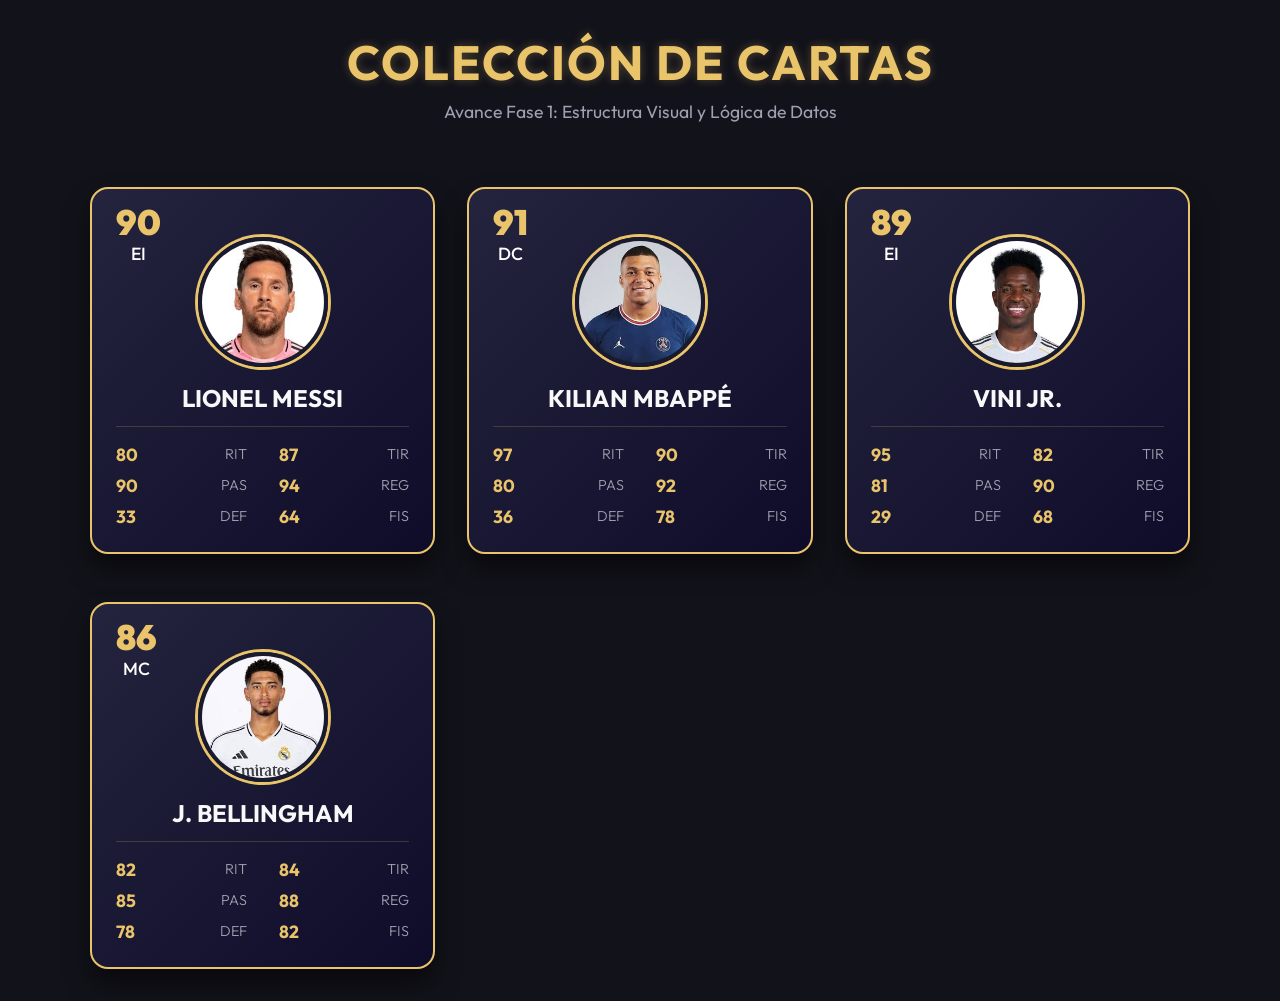
<file: index.html>
<!DOCTYPE html>
<html lang="es">

<head>
    <meta charset="UTF-8">
    <meta name="viewport" content="width=device-width, initial-scale=1.0">
    <title>Ultimate Team Cards - Algoritmos</title>
    <!-- importacion de estilos-->
    <link rel="stylesheet" href="style.css">
</head>

<body>
    <header>
        <h1>Colección de Cartas</h1>
        <p>Avance Fase 1: Estructura Visual y Lógica de Datos</p>
    </header>

    <main>
        <div id="contenedor-cartas">

            <!-- CARTA 1: MESSI -->
            <div class="carta">
                <div class="carta-top">
                    <div class="carta-rating">90</div>
                    <div class="carta-posicion">EI</div>
                </div>
                <div class="carta-imagen">
                    <img src="./img/messi.jpg" alt="Foto de Lionel Messi">
                </div>
                <h3 class="carta-nombre">Lionel Messi</h3>
                <div class="carta-stats">
                    <div class="stat"><span class="val">80</span><span class="lbl">RIT</span></div>
                    <div class="stat"><span class="val">87</span><span class="lbl">TIR</span></div>
                    <div class="stat"><span class="val">90</span><span class="lbl">PAS</span></div>
                    <div class="stat"><span class="val">94</span><span class="lbl">REG</span></div>
                    <div class="stat"><span class="val">33</span><span class="lbl">DEF</span></div>
                    <div class="stat"><span class="val">64</span><span class="lbl">FIS</span></div>
                </div>
            </div>

            <!-- CARTA 2: MBAPPÉ -->
            <div class="carta">
                <div class="carta-top">
                    <div class="carta-rating">91</div>
                    <div class="carta-posicion">DC</div>
                </div>
                <div class="carta-imagen">
                    <img src="./img/Mbappe.jpg" alt="Foto de Kilian Mbappé">
                </div>
                <h3 class="carta-nombre">Kilian Mbappé</h3>
                <div class="carta-stats">
                    <div class="stat"><span class="val">97</span><span class="lbl">RIT</span></div>
                    <div class="stat"><span class="val">90</span><span class="lbl">TIR</span></div>
                    <div class="stat"><span class="val">80</span><span class="lbl">PAS</span></div>
                    <div class="stat"><span class="val">92</span><span class="lbl">REG</span></div>
                    <div class="stat"><span class="val">36</span><span class="lbl">DEF</span></div>
                    <div class="stat"><span class="val">78</span><span class="lbl">FIS</span></div>
                </div>
            </div>

            <!-- CARTA 3: VINI JR -->
            <div class="carta">
                <div class="carta-top">
                    <div class="carta-rating">89</div>
                    <div class="carta-posicion">EI</div>
                </div>
                <div class="carta-imagen">
                    <img src="./img/Vini.jpg" alt="Foto de Vini Jr.">
                </div>
                <h3 class="carta-nombre">Vini Jr.</h3>
                <div class="carta-stats">
                    <div class="stat"><span class="val">95</span><span class="lbl">RIT</span></div>
                    <div class="stat"><span class="val">82</span><span class="lbl">TIR</span></div>
                    <div class="stat"><span class="val">81</span><span class="lbl">PAS</span></div>
                    <div class="stat"><span class="val">90</span><span class="lbl">REG</span></div>
                    <div class="stat"><span class="val">29</span><span class="lbl">DEF</span></div>
                    <div class="stat"><span class="val">68</span><span class="lbl">FIS</span></div>
                </div>
            </div>

            <!-- CARTA 4: BELLINGHAM -->
            <div class="carta">
                <div class="carta-top">
                    <div class="carta-rating">86</div>
                    <div class="carta-posicion">MC</div>
                </div>
                <div class="carta-imagen">
                    <img src="./img/Bellingham.jpg" alt="Foto de J. Bellingham">
                </div>
                <h3 class="carta-nombre">J. Bellingham</h3>
                <div class="carta-stats">
                    <div class="stat"><span class="val">82</span><span class="lbl">RIT</span></div>
                    <div class="stat"><span class="val">84</span><span class="lbl">TIR</span></div>
                    <div class="stat"><span class="val">85</span><span class="lbl">PAS</span></div>
                    <div class="stat"><span class="val">88</span><span class="lbl">REG</span></div>
                    <div class="stat"><span class="val">78</span><span class="lbl">DEF</span></div>
                    <div class="stat"><span class="val">82</span><span class="lbl">FIS</span></div>
                </div>
            </div>

        </div>
    </main>

    <!-- impocion de script -->
    <script src="app.js"></script>
</body>

</html>
</file>
<file: style.css>
/* Importamos una tipografía moderna de Google Fonts */
@import url('https://fonts.googleapis.com/css2?family=Outfit:wght@300;500;700;900&display=swap');

/* Reseteo básico */
* {
    box-sizing: border-box;
    margin: 0;
    padding: 0;
}

body {
    font-family: 'Outfit', sans-serif;
    /* Fondo oscuro y premium para que resalten las cartas */
    background-color: #12121a;
    color: #ffffff;
    min-height: 100vh;
    padding: 2rem;
}

header {
    text-align: center;
    margin-bottom: 4rem;
}

header h1 {
    font-size: 3rem;
    /* Un color dorado estilo Ultimate Team */
    color: #e9c46a;
    text-transform: uppercase;
    letter-spacing: 2px;
    margin-bottom: 0.5rem;
    text-shadow: 0 0 10px rgba(233, 196, 106, 0.3);
}

header p {
    color: #a0a0b0;
    font-size: 1.1rem;
}

/* CSS GRID: La forma más moderna de crear cuadriculas responsivas */
#contenedor-cartas {
    display: grid;
    /* Esto hace que las cartas se organicen solas dependiendo del ancho de la pantalla */
    grid-template-columns: repeat(auto-fit, minmax(260px, 1fr));
    gap: 3rem 2rem;
    max-width: 1100px;
    margin: 0 auto;
}

/* --- DISEÑO DE LA CARTA --- */
.carta {
    /* Gradiente oscuro con bordes dorados */
    background: linear-gradient(135deg, #24243e 0%, #0f0c29 100%);
    border: 2px solid #e9c46a;
    border-radius: 18px;
    padding: 1.5rem;
    box-shadow: 0 15px 25px rgba(0,0,0,0.5);
    transition: transform 0.3s ease, box-shadow 0.3s ease;
    cursor: pointer;
    position: relative;
    overflow: hidden;
}

/* Micro-animación al pasar el mouse (Hover) */
.carta:hover {
    transform: translateY(-12px);
    box-shadow: 0 20px 40px rgba(233, 196, 106, 0.3);
    border-color: #f4d03f;
}

/* Brillo que pasa sobre la carta al hacer hover */
.carta::before {
    content: '';
    position: absolute;
    top: 0; left: -100%; width: 50%; height: 100%;
    background: linear-gradient(to right, rgba(255,255,255,0) 0%, rgba(255,255,255,0.1) 50%, rgba(255,255,255,0) 100%);
    transform: skewX(-25deg);
    transition: 0.6s;
    pointer-events: none;
}

.carta:hover::before {
    left: 150%;
}

/* Estadísticas de la barra superior izquierda */
.carta-top {
    position: absolute;
    top: 1rem;
    left: 1.5rem;
    display: flex;
    flex-direction: column;
    align-items: center;
}

.carta-rating {
    font-size: 2.2rem;
    font-weight: 900;
    color: #e9c46a;
    line-height: 1;
}

.carta-posicion {
    font-size: 1.1rem;
    font-weight: 500;
    color: #ffffff;
    margin-top: 2px;
}

/* Imagen del jugador */
.carta-imagen {
    display: flex;
    justify-content: center;
    margin: 1.5rem 0 1rem;
}

.carta-imagen img {
    width: 130px;
    height: 130px;
    border-radius: 50%;
    /* Borde resaltado para recortar la imagen */
    border: 4px solid #1a1a2e;
    box-shadow: 0 0 0 3px #e9c46a;
    object-fit: cover;
}

/* Nombre del Jugador */
.carta-nombre {
    text-align: center;
    font-size: 1.5rem;
    font-weight: 700;
    text-transform: uppercase;
    margin-bottom: 1rem;
    border-bottom: 1px solid rgba(233, 196, 106, 0.2);
    padding-bottom: 0.8rem;
    color: #f8f8f8;
}

/* Cuadrícula interna de estadísticas (RIT, TIR, etc) */
.carta-stats {
    display: grid;
    grid-template-columns: 1fr 1fr;
    gap: 0.5rem 2rem;
}

.stat {
    display: flex;
    justify-content: space-between;
    align-items: center;
}

.stat .val {
    font-size: 1.1rem;
    font-weight: 700;
    color: #e9c46a;
}

.stat .lbl {
    font-size: 0.9rem;
    font-weight: 300;
    color: #a0a0b0;
}
</file>
